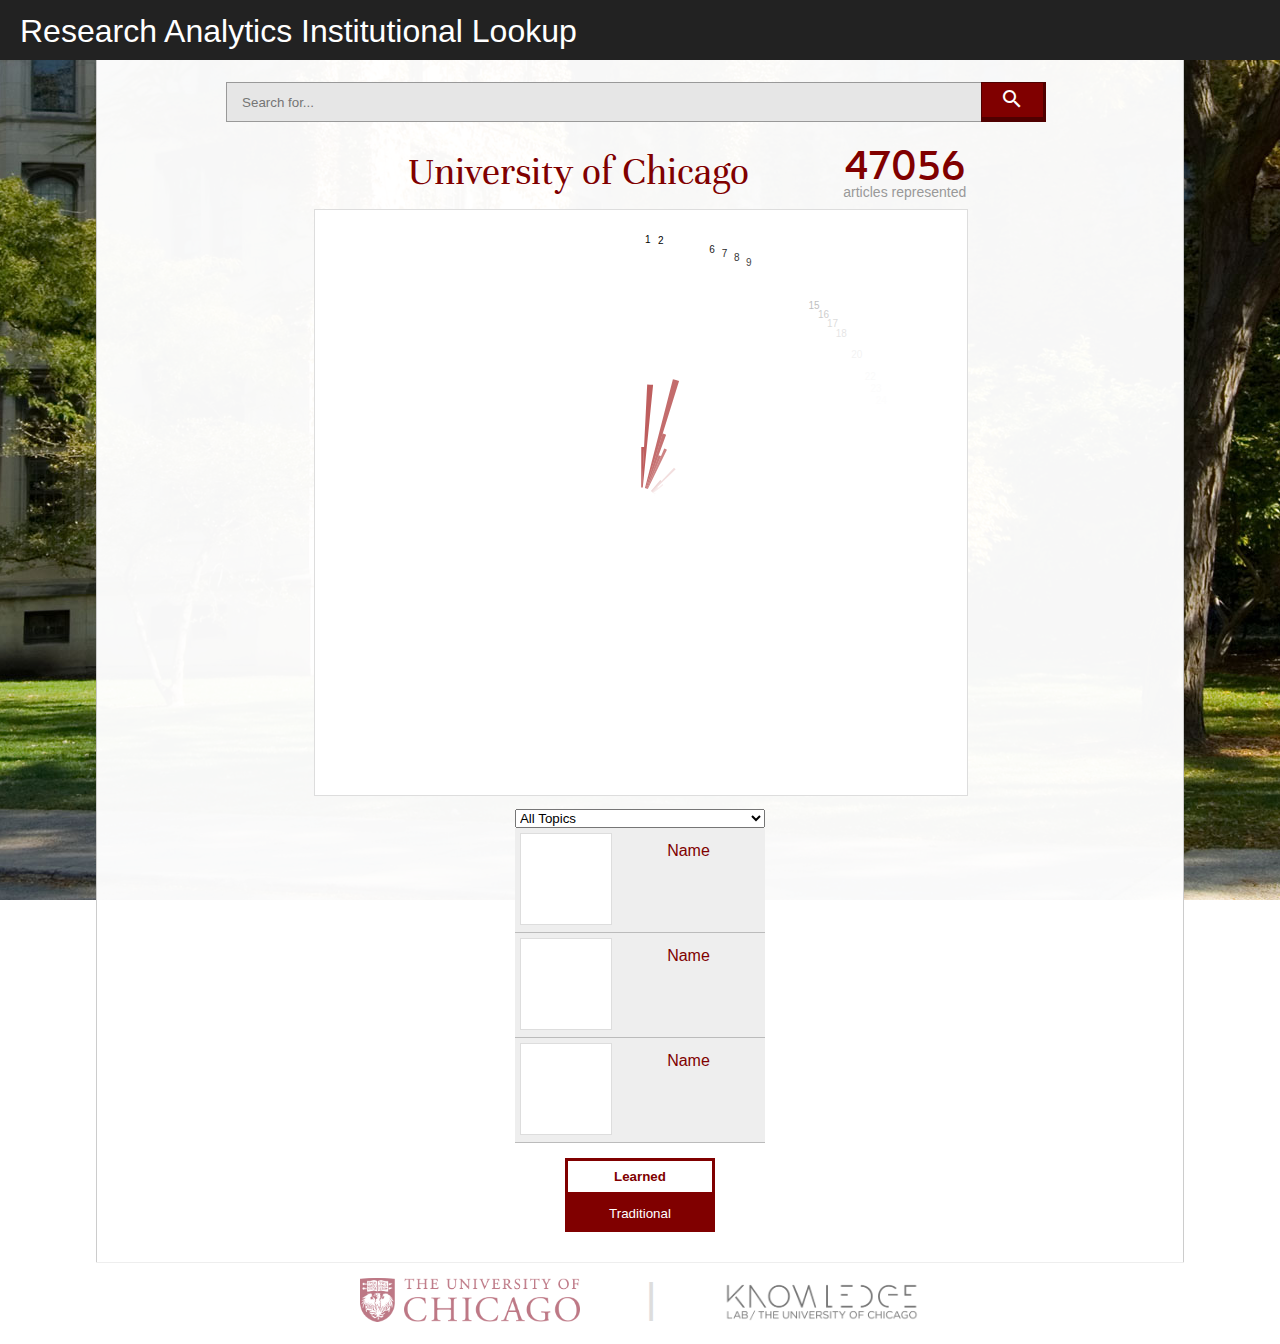
<file: index.html>
<!DOCTYPE html>
<html lang="en">

<head>
    <meta charset="utf-8">
    <title>Home</title>
    <link rel="stylesheet" href="css/reset.css" />
    <link rel="stylesheet" href="css/style.css" />
    <link href='https://fonts.googleapis.com/css?family=Maven+Pro:700' rel='stylesheet' type='text/css'>
    <link href="https://fonts.googleapis.com/icon?family=Material+Icons" rel="stylesheet">
    <script type="text/javascript" src="js/d3/d3.js"></script>
    <script type="text/javascript" src="js/jquery-3.1.0.min.js"></script>
    <script type="text/javascript" src="js/signature-module.js"></script>
    <script type="text/javascript" src="js/count.js"></script>
</head>

<body>
    <header>
        <a href="index.html">Research Analytics Institutional Lookup</a>
    </header>
    <!--div class="title">
                <h2>Research Analytics Team Search</h2>
                <h4>(RATS)</h4>
            </div>
            <div class="title">
                <h2> Research Analytics Institutional Lookup</h2>
                <h4>(RAIL)</h4>
            </div>
            <div class="title">
                <h2>Research & Educational Search Tool</h2>
                <h4>(REST)</h4>
            </div>
            <div class="title">
                <h2>Research & Education Search</h2>
                <h4>(RE-Search)</h4>
            </div>
            <div class="title">
                <h2 style="font-size: 2.3em">Research Extraordinary Search Extra And Research Company Headquarters</h2>
                <h4 style="font-size: 1.2em">(RESEARCH)</h4>
            </div>
            <div class="title">
                <h2>Research University Match Base Lookup Engine</h2>
                <h4>(RUMBLE)</h4>
            </div-->
    <main>
        <div id="searchbar" style="padding-top:2px;">
            <input type="text" name="query" id="query" placeholder="Search for..." required />
            <button onclick="search()"><i class="material-icons">search</i></button>
        </div>
        <section id="visual-content">
            <div id="home-svg-container">
                <div id="institution-info">
                    <h3 id="name" style="position:relative; top:10px;">University of Chicago</h3>
                    <h3 class="count" id="a-count"></h3>
                    <p style="text-align:right; font-size:14px;">articles represented</p>
                </div>
                <svg class="svg" id="home-svg">
                </svg>
            </div>


            <div id="home-svg-info">
                <select>
                </select>
                <ul>
                    <li>
                        <a href="">
                            <svg class="svg top-authors-svg"></svg>
                            <h4>Name</h4>
                        </a>
                    </li>
                    <li>
                        <a href="">
                            <svg class="svg top-authors-svg"></svg>
                            <h4>Name</h4>
                        </a>
                    </li>
                    <li>
                        <a href="">
                            <svg class="svg top-authors-svg"></svg>
                            <h4>Name</h4>
                        </a>
                    </li>
                </ul>
                <div class="s-button-container">
                    <button class="s-toggle selected" onclick="handleButtons($(this))">Learned</button>
                    <button class="s-toggle" onclick="handleButtons($(this))">Traditional</button>
                </div>
            </div>
        </section>
    </main>
    <footer>
        <div id="footer-img-wrapper">
            <div class="footer-img">
                <a href="http://www.uchicago.edu/"><img src="img/University_of_Chicago_logo.png" /></a>
            </div>
            <div class="divider"> | </div>
            <div class="footer-img">
                <a href="http://www.knowledgelab.org/"><img src="img/KnowledgeLab.Main.Black.png" /></a>
            </div>
        </div>
    </footer>
    <script type="text/javascript">
        //Variables
        var topics, sTopics, pubCount, sPubCount;
        var numTopTopics = 50;
        var topicNames = [],
            topicScores = [],
            sTopicScores = [],
            sTopicNames = [];

        //Load in JSON and initialize variables + page content
        d3.json("/data/uchicago.json", function (data) {
            topics = data[1]["ldaTopics"];
            sTopics = data[0]["scopusTopics"];
            sPubCount = data[0]["pubCount"];
            pubCount = data[1]["pubCount"];
            document.getElementById("a-count").innerHTML = pubCount;
            for (i = 0; i < topics.length; i++) {
                var n = topics[i][1]["name"];
                var str = n[0] + " | " + n[1] + " | " + n[2];
                topicNames.push(str);
                topicScores.push(topics[i][1]["score"]);
                n = sTopics[i][1]["name"]
                sTopicNames.push(n);
                sTopicScores.push(topics[i][1]["score"]);
            }

            animateCount();

            setTopResultsNumber(numTopTopics);
            loadData(topicScores);
            setMax(d3.max(topicScores));
            setShowTopOnly(true);
            loadNames(topicNames);
            createSignature("home-svg");
            populateDDList("l");

        });

        function clearSVG() {
            d3.select("#home-svg").selectAll("*").remove();
        }

        function populateDDList(type) {
            $("select").empty();
            $("select").append("<option value='all'>All Topics</option>");

            if (type == "l") {
                for (j = 0; j < topicNames.length; j++) {
                    $("select").append("<option value='" + (j + 1) + "'>" + topicNames[j] + "</option>");
                }
            } else if (type == "s") {
                for (j = 0; j < topicNames.length; j++) {
                    $("select").append("<option value='" + (j + 1) + "'>" + sTopicNames[j] + "</option>");
                }
            }
        }

        function handleButtons(button) {
            if (!button.hasClass("selected")) {
                clearSVG();

                d3.selectAll("button").attr("class", "s-toggle");

                button.addClass("selected");

                var value = button.html();
                if (value == "Learned") {
                    loadNames(topicNames);
                    loadData(topicScores);
                    document.getElementById("a-count").innerHTML = pubCount;
                    animateCount();
                    createSignature("home-svg");
                    populateDDList("l");
                } else if (value == "Traditional") {
                    loadNames(sTopicNames);
                    loadData(sTopicScores);
                    document.getElementById("a-count").innerHTML = sPubCount;
                    animateCount();
                    createSignature("home-svg");
                    populateDDList("s");
                }
            }

        }
    </script>
    <script type="text/javascript" src="js/search.js"></script>
</body>
</html
</file>
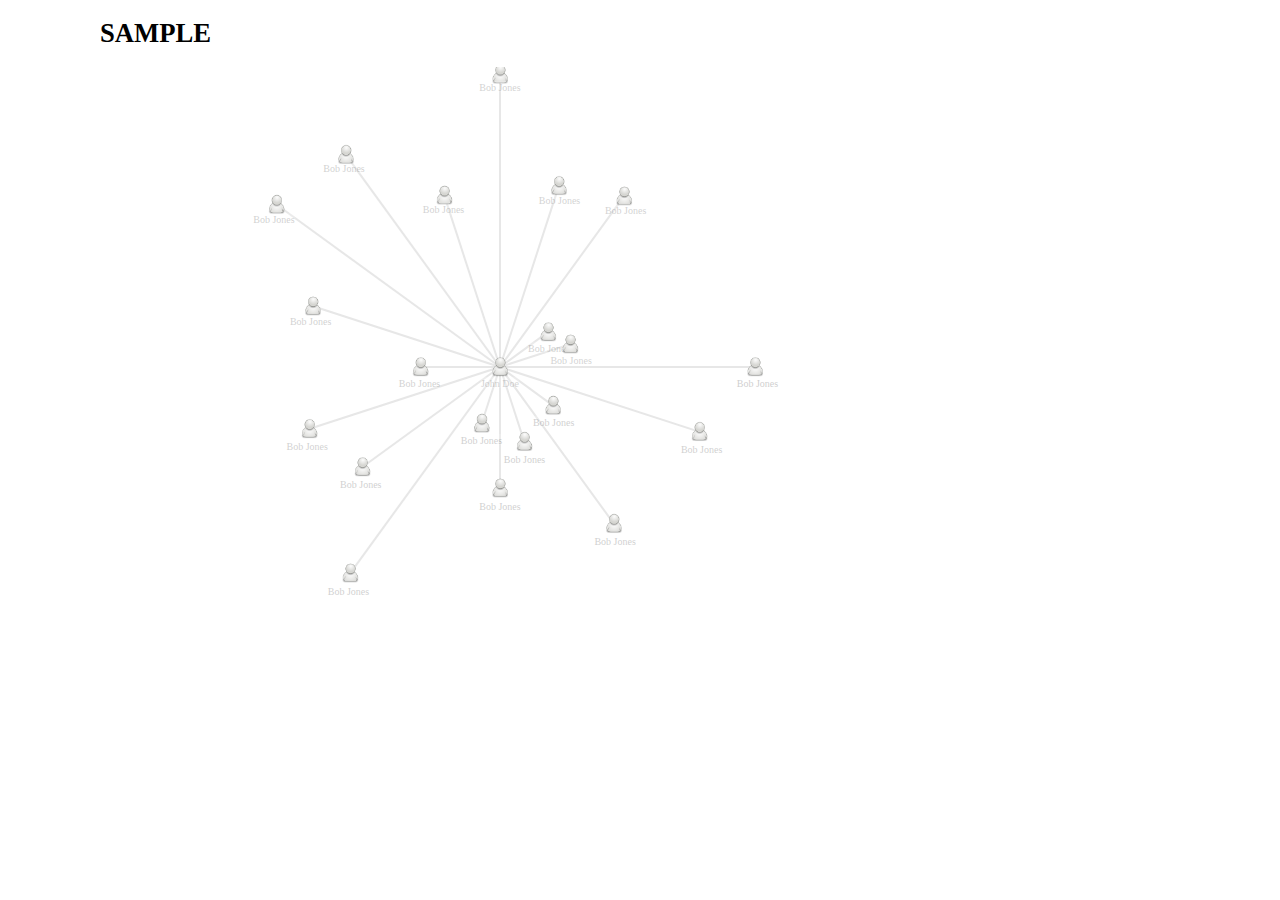
<file: network-model.html>
<!DOCTYPE html>
<html lang="en">

<head>
    <meta charset="utf-8">
    <title>Sample Network Graph</title>
    <style type="text/css">
        body {
            font-family: 'Verdana', 'Trebuchet';
            font-size: 10pt;
            margin-left: 100px;
        }
        
        h1 {
            font-size: 20pt;
        }
    </style>
    <script type="text/javascript" src="js/d3/d3.js"></script>
    <script type="text/javascript" src="js/jquery-3.1.0.min.js"></script>
</head>

<body>
    <h1>SAMPLE</h1>
    <script type="text/javascript">
        var svgW = 800;
        var svgH = 600;
        var svg = d3.select("body").append("svg")
            .attr("width", svgW)
            .attr("height", svgH);

        var iconSize = 20;
        var imgURL = "img/person.svg.png";
        var numPeople = 20;

        var angle = 2 * Math.PI / numPeople;
        var minRadius = 60;

        var radiiValues = [];

        /* GENERATE RANDOM DATA */

        for (i = 0; i < numPeople; i++) {
            var randomRadius = Math.random() * svgH / 2;
            if (randomRadius < minRadius) {
                randomRadius = minRadius;
            }
            radiiValues.push(randomRadius);
        }

        /* CREATE LINES */

        for (i = 0; i < numPeople; i++) {

            var xCoord = svgW / 2 + radiiValues[i] * Math.cos(i * angle);
            var yCoord = svgH / 2 + radiiValues[i] * Math.sin(i * angle);

            svg.append("line")
                .attr("stroke", "#ddd")
                .attr("stroke-width", "2")
                .attr("opacity", "0.7")
                .attr("x1", svgW / 2)
                .attr("y1", svgH / 2)
                .attr("x2", svgW / 2)
                .attr("y2", svgH / 2)
                .transition()
                .duration(800)
                .attr("x2", xCoord)
                .attr("y2", yCoord);

        }

        /* CREATE ICONS */

        for (i = 0; i < numPeople; i++) {

            var xCoord = svgW / 2 + radiiValues[i] * Math.cos(i * angle);
            var yCoord = svgH / 2 + radiiValues[i] * Math.sin(i * angle);

            var gp2 = svg.append("g")
                .append("a")
                .attr("href", "http://google.com");

            gp2.append("image")
                .attr("xlink:href", imgURL)
                .attr("width", iconSize)
                .attr("height", iconSize)
                .attr("x", svgW / 2 - iconSize / 2)
                .attr("y", svgH / 2 - iconSize / 2)
                .transition()
                .duration(800)
                .attr("x", xCoord - iconSize / 2)
                .attr("y", yCoord - iconSize / 2);

            var name = "Bob Jones";

            var r = gp2.append("rect")
                .attr("fill", "white")
                .attr("opacity", "0");

            var t = gp2.append("text")
                .text(name)
                .attr("fill", "black")
                .attr("font-size", 10)
                .attr("text-anchor", "middle")
                .attr("x", xCoord)
                .attr("y", yCoord + iconSize)
                .attr("id", "txt" + i)
                .attr("opacity", "0")
                .transition()
                .delay(400)
                .duration(800)
                .attr("opacity", "1");
            

            var bbox = t.node().getBBox();

            var txtWidth = bbox.width;
            var txtHeight = bbox.height;
            
            r.attr("x", xCoord - txtWidth / 2)
                .attr("y", yCoord + iconSize / 2)
                .attr("width", txtWidth)
                .attr("height", txtHeight)
                .transition()
                .delay(400)
                .duration(800)
                .attr("opacity", "1");
        }

        var gpMain = svg.append("g")

        gpMain.append("image")
            .attr("xlink:href", imgURL)
            .attr("x", svgW / 2 - iconSize / 2)
            .attr("y", svgH / 2 - iconSize / 2)
            .attr("width", iconSize)
            .attr("height", iconSize);

        var r = gpMain.append("rect")
            .attr("fill", "white");

        var t = gpMain.append("text")
            .text("John Doe")
            .attr("fill", "black")
            .attr("font-size", "10")
            .attr("text-anchor", "middle")
            .attr("x", svgW / 2)
            .attr("y", svgH / 2 + iconSize)
            .attr("opacity", "0")
            .transition()
            .delay(400)
            .duration(800)
            .attr("opacity", "1");

        var bbox = t.node().getBBox();

        var txtWidth = bbox.width;
        var txtHeight = bbox.height;

        r.attr("x", svgW / 2 - txtWidth / 2)
            .attr("y", svgH / 2 + iconSize / 2)
            .attr("width", txtWidth)
            .attr("height", txtHeight)
            .attr("opacity", "0")
            .transition()
            .delay(400)
            .duration(800)
            .attr("opacity", "1");
    </script>
</body>

</html>
</file>
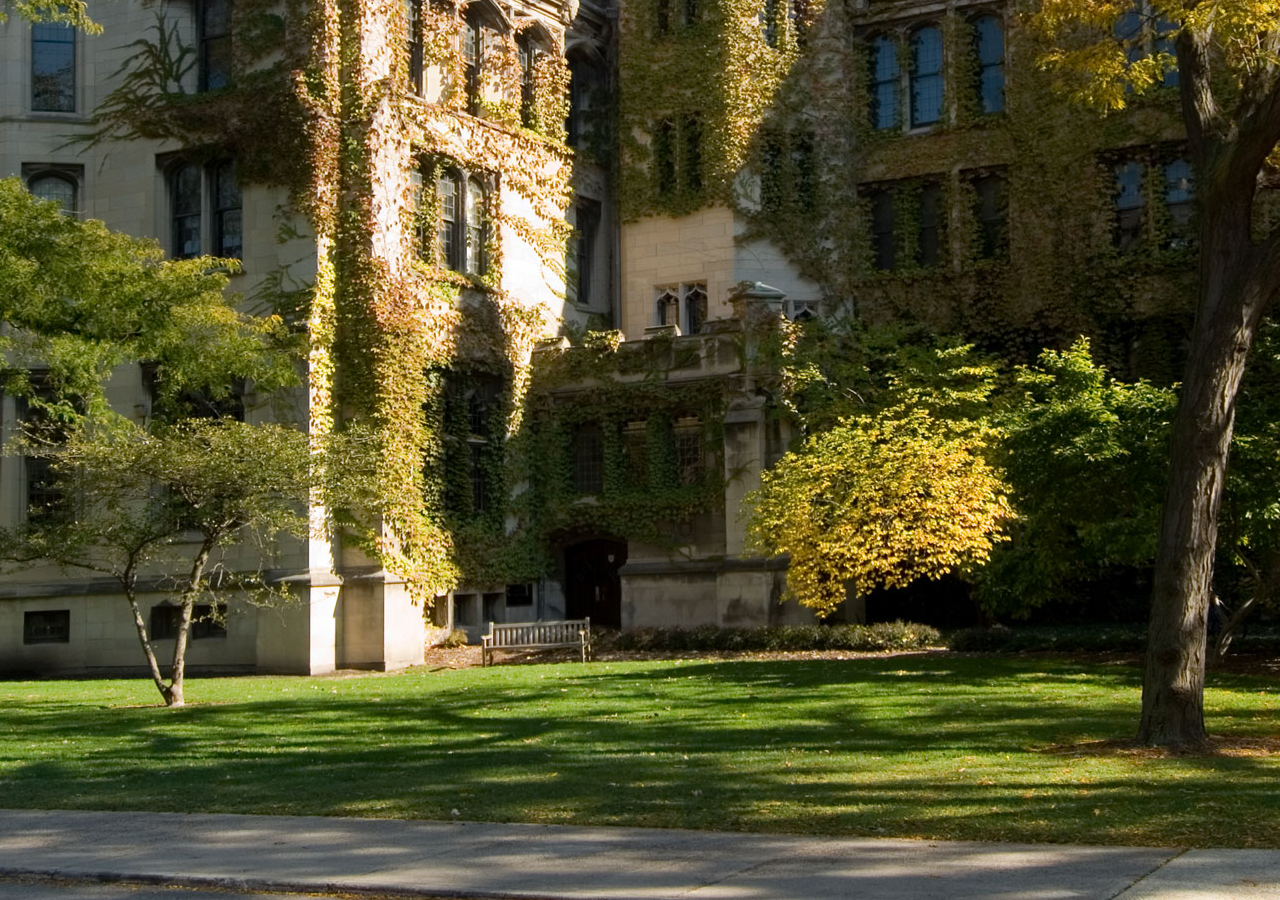
<file: test.html>
<!DOCTYPE html>
<html lang="en">

<head>
    <meta charset="utf-8">
    <title>Home</title>
    <link rel="stylesheet" href="css/reset.css" />
    <link rel="stylesheet" href="css/style.css" />
    <link href='https://fonts.googleapis.com/css?family=Maven+Pro:700' rel='stylesheet' type='text/css'>
    <link href="https://fonts.googleapis.com/icon?family=Material+Icons" rel="stylesheet">
    <script type="text/javascript" src="js/d3/d3.js"></script>
    <script type="text/javascript" src="js/jquery-3.1.0.min.js"></script>
    <script type="text/javascript" src="js/signature-module.js"></script>
    <script type="text/javascript" src="js/count.js"></script>
</head>

<body>
    <script type="text/javascript">
        //Load in JSON and initialize variables + page content
        d3.json("/data/formatted_AURA.json", function (error, data) {
            console.log(error);
            console.log(data);
            });
    </script>
</body>
</html
</file>
<file: css/style.css>
/* ---- FONTS ---- */

@font-face {
    font-family: 'unna';
    src: url('../font/unna.otf') format('opentype');
}

@font-face {
    font-family: 'neris';
    src: url('../font/neris-sb.otf') format('opentype');
}


/* ---- BEGIN CSS ---- */

body {
    font-family: "Lucida Sans Unicode", "Lucida Grande", sans-serif;
    overflow-x: hidden;
    background-image: url("../img/home.jpg");
    background-repeat: no-repeat;
    background-attachment: fixed;
    background-position: bottom;
}

main {
    width: 85%;
    min-height: 85vh;
    background-color: rgba(255, 255, 255, 0.97);
    border-left: 1px solid #ccc;
    border-right: 1px solid #ccc;
    margin: auto;
    margin-top: 60px;
    box-sizing: border-box;
    padding: 20px;
}

.svg {
    width: 100%;
    height: 100%;
    background-color: #fff;
    border: 1px solid #ddd;
}

h1,
h2,
h3,
h4 {
    color: maroon;
}

/* ---- Header ---- */

header {
    box-sizing: border-box;
    width: 100%;
    height: 60px;
    background-color: #222;
    text-align: left;
    overflow: hidden;
    padding: 0 20px;
    padding-top: 5px;
    position: fixed;
    top: 0;
    left: 0;
    z-index: 100;
}

header a {
    padding-bottom: 5px;
    display: inline-block;
    font-size: 2em;
    text-decoration: none;
    color: #fff;
    margin-top: 10px;
    float:none;
}

header a:hover {
    cursor: pointer;
}


/* ---- Searchbar ---- */

#searchbar-wrapper {
    display: inline-block;
    float: right;
    width: 45%;
    min-width: 500px;
    margin-top: 6px;
}

#searchbar {
    text-align: center;
    width: 100%;
}

#searchbar input {
    width: 72.5%;
    box-sizing: border-box;
    height: 40px;
    padding: 8px 15px;
    background-color: rgb(230, 230, 230);
    border: 1px solid #999;
    display: inline-block;
}

#searchbar button {
    width: 65px;
    height: 40px;
    background-color: maroon;
    color: #fff;
    border: 1px solid #500000;
    border-right-width: 3px;
    border-bottom-width: 5px;
    display: inline-block;
    position: relative;
    left: -8px;
    top: 0px;
    vertical-align: top;
}

#searchbar button:active {
    background-color: rgb(155, 0, 0);
    border-bottom-width: 2px;
}

footer {
    box-sizing: border-box;
    width: 85%;
    height: 75px;
    border-top: 1px solid #eee;
    background-color: #fff;
    margin: auto;
    margin-bottom: 7px;
}

#footer-img-wrapper {
    box-sizing: border-box;
    width:100%;
    height: 100%;
    margin: auto;
    text-align: center;
}

.footer-img {
    display: inline-block;
    background-color: #fff;
    height: 100%;
    padding: 15px;
    margin: 0 50px;
    box-sizing: border-box;
}

.footer-img img {
    height: 100%;
    vertical-align: middle;
}

.footer-img a {
    opacity: 0.55;
}

.footer-img a:active {
    opacity: 1;
}

footer .divider {
    display: inline-block;
    color: #ddd;
    transform: scale(2.7);
}


/* ---- Home Page ---- */

#visual-content {
    width: 80%;
    margin: auto;
    text-align:center;
}

#home-svg-container {
    width: 72.5vh;
    height:65vh;
    display: inline-block;
}

#institution-info {
    margin-bottom: 10px;
    color: #999;
}

#institution-info h3 {
    font-size: 2.5em;
    color: maroon;
    font-family: 'unna', "Palatino Linotype", "Book Antiqua", Palatino, Georgia, serif;
    margin-top: 20px;
    margin-left:5px;
    margin-bottom: 3px;
    display: inline-block;
    box-sizing: border-box;
}

#institution-info h3.count {
    font-family: 'neris', sans-serif;
    float: right;
}

#home-svg-info {
    display:inline-block;
    width: 22.5%;
    min-width: 250px;
    margin:10px;;
    vertical-align:top;
}

#home-svg-info select {
    width: 100%;
    font-family: "Lucida Sans Unicode", "Lucida Grande", sans-serif;
}

#home-svg-info select option {
    text-transform: capitalize;
}

#home-svg-info ul {
    list-style-type: none;
    margin-bottom: 15px;
}

#home-svg-info ul li {
    box-sizing: border-box;
    padding: 5px;
    height: 105px;
    background-color: #eee;
    border-bottom: 1px solid #bbb;
}

#home-svg-info ul li h4 {
    padding-top: 10px;
    font-size: 1.3;
}

#home-svg-info ul a,
#home-svg-info ul a:hover,
#home-svg-info ul a:visited {
    text-decoration: none;
    color: #000;
    transition: all 0.5s;
}

#home-svg-info ul a:hover {
    letter-spacing: 3px;
}

.top-authors-svg {
    width: 90px;
    height: 90px;
    margin-right: 5px;
    float: left;
}


/* ---- PROFILE ---- */

#profile {
    box-sizing: border-box;
    width: 85%;
    height: 175px;
    margin: auto;
    display: block;
    background-color: #eee;
    border: 1px solid #ccc;
    border-bottom: 4px solid maroon;
}

#profile #icon {
    height: 100%;
    float: left;
    display: inline-block;
    box-sizing: border-box;
    border: 1px solid rgba(128, 0, 0, 0.1);
    border-top: none;
    border-left-color: #eee;
    border-bottom-color: #ccc;
}

#profile #icon img {
    height: 100%;
    box-sizing: border-box;
    width: inherit;
    border: 3px solid #fff;
}

#profile #info {
    height: 100%;
    padding-top: 10px;
    display: inline-block;
}

#profile #info h2 {
    padding: 4px 10px;
    margin-bottom: 5px;
    font-size: 75px;
    font-family: 'unna', "Palatino Linotype", "Book Antiqua", Palatino, Georgia, serif;
    text-transform: capitalize;
}

#profile #info h2.grant-name {
    text-transform:uppercase;
}

#profile #info p {
    padding-left: 15px;
    font-size: .8em;
    line-height: 1.5em;
    opacity: 0;
}

.numbers {
    box-sizing: border-box;
    width: 20%;
    min-width: 150px;
    max-width: 225px;
    height: 100%;
    padding-top: 45px;
    float: right;
    display: inline-block;
    text-align: center;
    border-left: 1px solid #ccc;
    font-size: .9em;
}

.numbers h2 {
    font-size: 3.7em;
    font-family: 'Maven Pro', 'neris';
    margin-bottom: 2px;
}

.numbers #index-graph-container {
    width: 65%;
    height: 20px;
    border: 1px solid rgba(100, 100, 100, 0.7);
    margin: auto;
    margin-top: 10px;
    margin-bottom: 5px;
}

.numbers .svg {
    background-color: rgba(255, 255, 255, 0);
}

.numbers .tooltip:hover {
    position: relative;
    z-index: 100;
}

.numbers .tooltip:before {
    background-color: #444;
    color: #fff;
    border-radius: 2px;
    content: attr(data-sbtooltip);
    display: none;
    padding: 4px 10px;
    position: absolute;
    top: 0px;
    left: 100px;
    box-shadow: 0px 0px 4 #999;
    -moz-box-shadow: 0px 0px 4 #999;
    -webkit-box-shadow: 0px 0px 4 #999;
    height: 30px;
    font-size: 10px;
}

.numbers .tooltip:after {
    border-width: 10px;
    border-style: solid;
    border-color: transparent #444 transparent transparent;
    content: "";
    display: none;
    height: 1px;
    width: 2px;
    position: absolute;
    top: -27px;
    left: 80px;
}

.numbers .tooltip:hover:after,
.numbers .tooltip:hover:before {
    display: block;
}


/* Tabs (to toggle the display) */

#display-toggles {
    display: block;
    margin-top: 20px;
}

#display-toggles ul,
#related ul {
    list-style-type: none;
    margin: auto;
}

#display-toggles ul {
    width: 85%;
    min-width: 650px;
}

#display-toggles ul li,
#related ul li {
    display: inline-block;
    text-align: center;
}

#display-toggles ul li {
    background-color: rgb(235, 235, 235);
    height: 20px;
    padding: 10px;
    padding-top: 15px;
    border: 1px solid #ddd;
    min-width: 75px;
    margin-left: -1px;
}

#display-toggles ul li.selected {
    background-color: #fff;
    color: maroon;
    z-index: 1000;
}

#display-toggles ul li:hover {
    color: maroon;
    cursor: pointer;
}


/* ---- Main Display ---- */

.main-display {
    width: 85%;
    height: 70vh;
    margin: auto;
    margin-top: -2px;
    min-width: 650px;
    min-height: 500px;
}

.main-display #main-svg {
    width: 80%;
    display: inline-block;
    overflow: hidden;
}

.main-display #svg-info {
    width: 17%;
    margin: auto;
    display: inline-block;
    vertical-align: top;
    text-align: center;
    float: right;
}

.s-button-container {
    width: 150px;
    text-align: center;
    margin: auto;
}

.s-toggle {
    background-color: maroon;
    padding: 8px;
    text-align: center;
    color: #fff;
    border: 3px solid maroon;
    width: 100%;
    margin: auto;
    display: table-cell;
}

.s-toggle:hover {
    cursor: pointer;
    background-color: rgb(140, 0, 0);
}

.s-toggle:active {
    background-color: rgb(90, 0, 0);
}

.s-toggle.selected {
    background-color: #fff;
    color: maroon;
    font-weight: bold;
}

.s-toggle.selected:hover {
    background-color: #fff;
}


/* ---- Related ---- */

#related {
    width: 85%;
    box-sizing: border-box;
    margin: auto;
    margin-top: 30px;
    padding: 15px;
    background-color: rgb(250, 250, 250);
    border: 1px solid #ddd;
    text-align: center;
    margin-bottom: 15px;
}

#related hr {
    border-color: #971E1E;
    border-style: solid;
    width: 90px;
    border-width: 1px;
    margin-top: 1px;
}

#related ul {
    margin-top: 17px;
}

#related ul li {
    width: 185px;
}

#related ul li svg {
    width: 85%;
    margin-bottom: 10px;
}

#related ul li a:hover > svg {
    box-shadow: 0px 0px 2px 0px rgb(140, 40, 40);
}

#related ul li a {
    color: #000;
    text-decoration: none;
}

#related ul li:hover {
    text-decoration: underline;
    text-decoration-color: maroon;
}


/* ---- Loading Div ---- */

@keyframes float {
    0% {
        margin-top: 42vh;
    }
    50% {
        margin-top: 48vh;
    }
    100% {
        margin-top: 42vh;
    }
}

#loading {
    width: 100vw;
    height: 100vh;
    background-color: rgba(255, 255, 255, 0.9);
    font-size: 4em;
    text-align: center;
    position: fixed;
    top: 0;
    left: 0;
}

#loading h3 {
    height: 100%;
    margin: auto;
    margin-top: 42vh;
    animation: float 2s infinite;
    color: #ccc;
}

@media screen and (min-width: 480px) {
    #profile #info h2 {
        font-size: 3em;
    }
}


/* ---- Results ---- */

#search-info {
    text-align:center;
}

#search-info h2 {
    font-size: 2.5em;
}

#search-info p {
    font-size: 14px;
    color:#222;
}

#results {
    margin-top: 15px;
}

#results,
#results-grid {
    width: 100%;
}

.results-item {
    box-sizing: border-box;
    background-color: #eee;
    border: 2px solid #ccc;
    width: 30%;
    min-width: 375px;
    margin: 15px 1.5%;
    height: 200px;
    display: inline-block;
    padding: 10px;
}

.results-item h2 {
    margin-top:5px;
    font-size: 2.2em;
    text-transform: capitalize;
    font-family: 'Montserrat', sans-serif;
}

.results-item a, .results-item a:visited {
    color:#222;
    text-decoration: none;
    font-size:14px;
}

.results-svg-container {
    width: 175px;
    height: 175px;
    float: left;
    margin-right: 10px;
}
</file>
